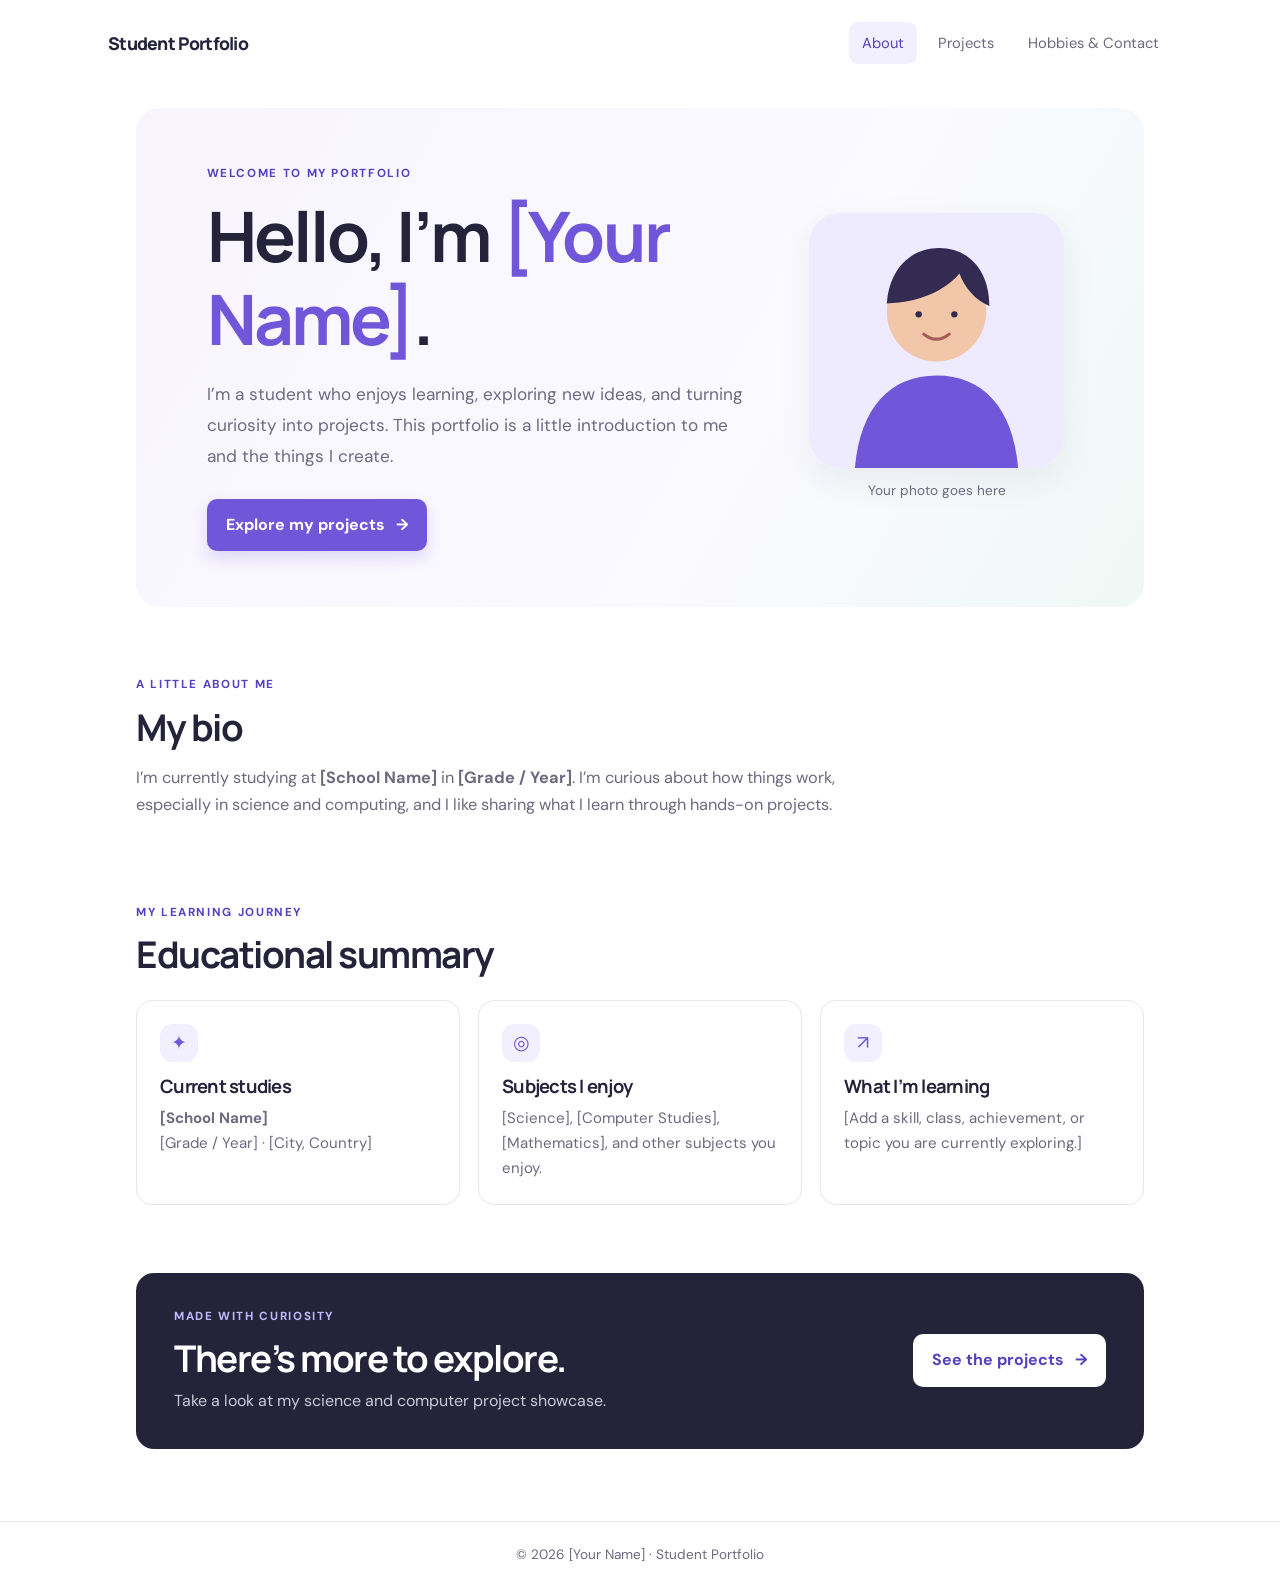
<file: index.html>
<!doctype html>
<html lang="en">
<head>
  <meta charset="utf-8">
  <meta name="viewport" content="width=device-width, initial-scale=1">
  <meta name="description" content="A student portfolio with a personal introduction, education, projects, interests, and contact information.">
  <title>Home | Student Portfolio</title>
  <link rel="stylesheet" href="style.css">
</head>
<body>
  <header class="site-header">
    <a class="brand" href="index.html">Student Portfolio</a>
    <nav aria-label="Main navigation">
      <a aria-current="page" href="index.html">About</a>
      <a href="project.html">Projects</a>
      <a href="hobbies.html">Hobbies &amp; Contact</a>
    </nav>
  </header>

  <main class="container">
    <section class="hero">
      <div class="hero-copy">
        <p class="eyebrow">WELCOME TO MY PORTFOLIO</p>
        <h1>Hello, I’m <span class="accent">[Your Name]</span>.</h1>
        <p class="intro">I’m a student who enjoys learning, exploring new ideas, and turning curiosity into projects. This portfolio is a little introduction to me and the things I create.</p>
        <a class="button" href="project.html">Explore my projects <span aria-hidden="true">→</span></a>
      </div>
      <figure class="portrait-card">
        <img src="profile-placeholder.svg" alt="Illustrated profile photo placeholder; replace with your own photo">
        <figcaption>Your photo goes here</figcaption>
      </figure>
    </section>

    <section class="section" aria-labelledby="bio-heading">
      <p class="eyebrow">A LITTLE ABOUT ME</p>
      <h2 id="bio-heading">My bio</h2>
      <p class="section-intro">I’m currently studying at <strong>[School Name]</strong> in <strong>[Grade / Year]</strong>. I’m curious about how things work, especially in science and computing, and I like sharing what I learn through hands-on projects.</p>
    </section>

    <section class="section" aria-labelledby="education-heading">
      <p class="eyebrow">MY LEARNING JOURNEY</p>
      <h2 id="education-heading">Educational summary</h2>
      <div class="info-grid">
        <article class="info-card">
          <span class="card-icon" aria-hidden="true">✦</span>
          <h3>Current studies</h3>
          <p><strong>[School Name]</strong><br>[Grade / Year] · [City, Country]</p>
        </article>
        <article class="info-card">
          <span class="card-icon" aria-hidden="true">◎</span>
          <h3>Subjects I enjoy</h3>
          <p>[Science], [Computer Studies], [Mathematics], and other subjects you enjoy.</p>
        </article>
        <article class="info-card">
          <span class="card-icon" aria-hidden="true">↗</span>
          <h3>What I’m learning</h3>
          <p>[Add a skill, class, achievement, or topic you are currently exploring.]</p>
        </article>
      </div>
    </section>

    <section class="callout">
      <div>
        <p class="eyebrow">MADE WITH CURIOSITY</p>
        <h2>There’s more to explore.</h2>
        <p>Take a look at my science and computer project showcase.</p>
      </div>
      <a class="button button-light" href="project.html">See the projects <span aria-hidden="true">→</span></a>
    </section>
  </main>

  <footer class="site-footer"><p>© <span id="year">2026</span> [Your Name] · Student Portfolio</p></footer>
</body>
</html>
</file>
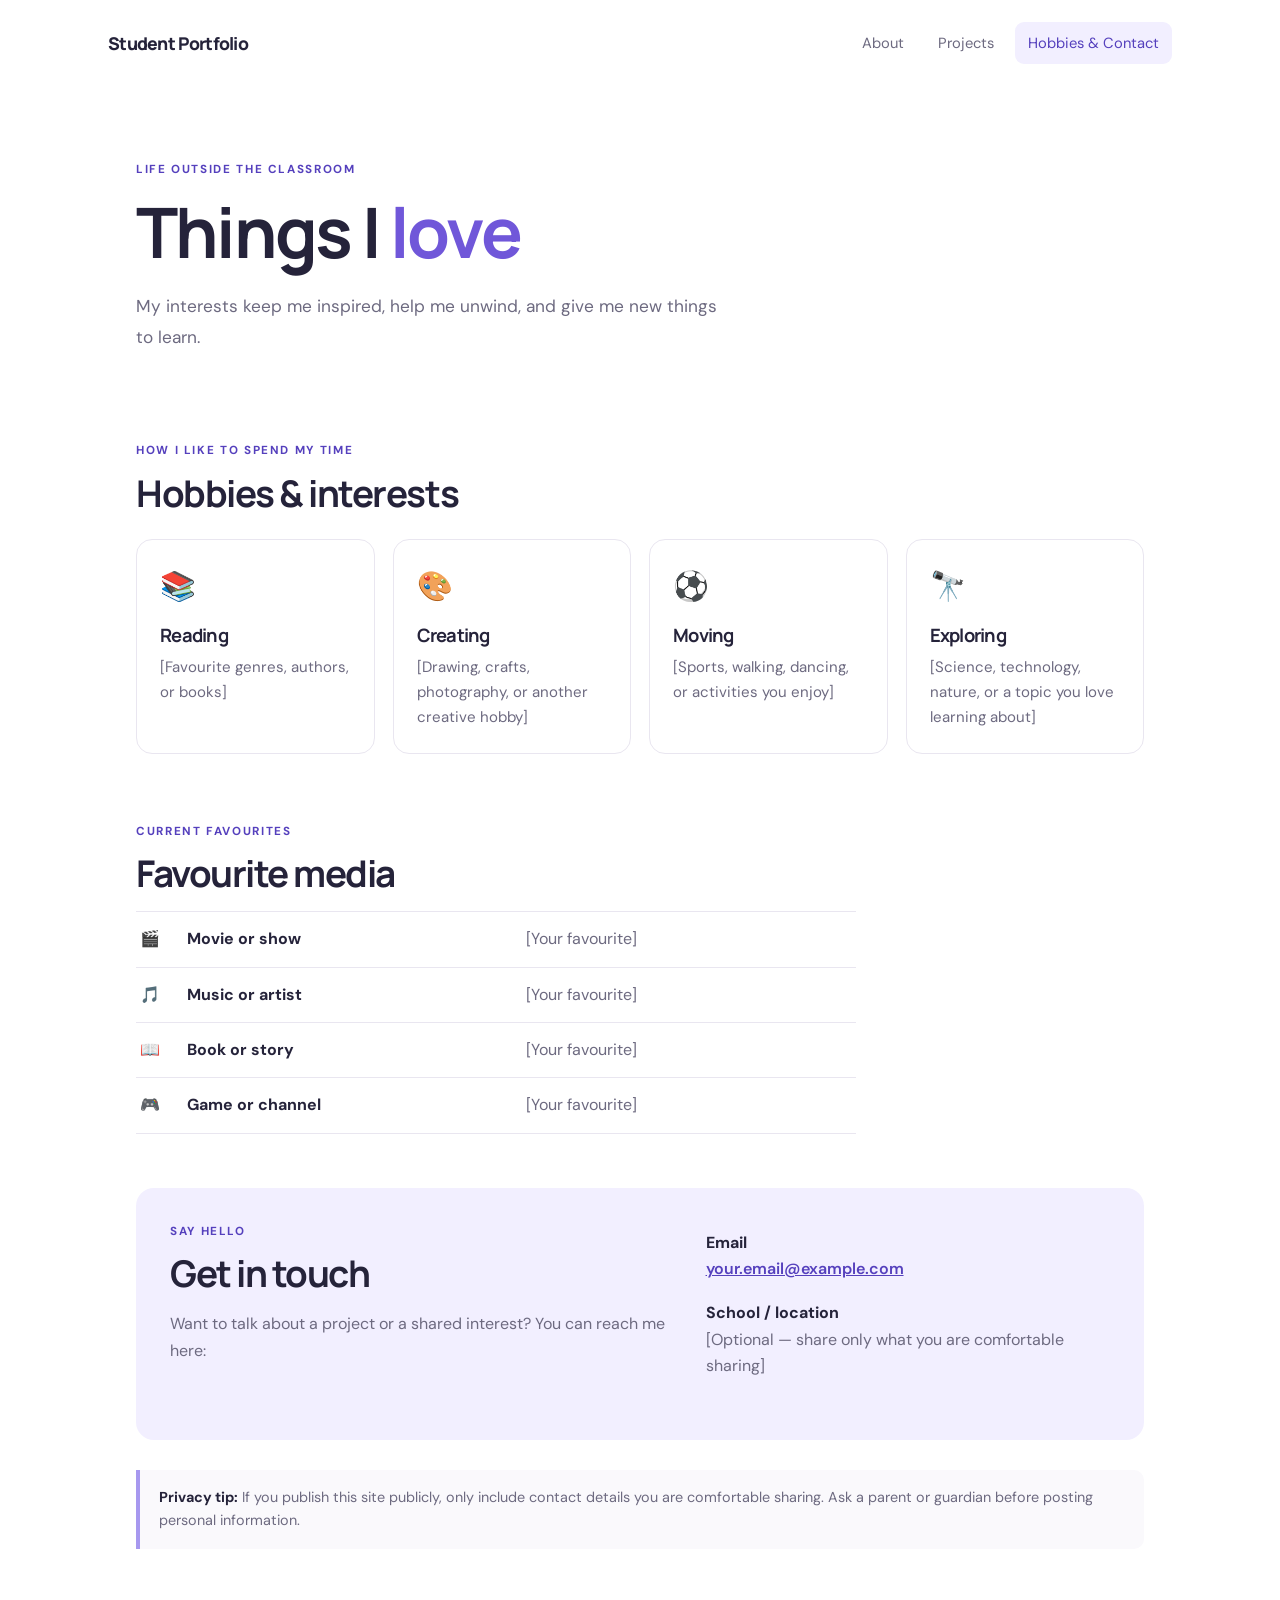
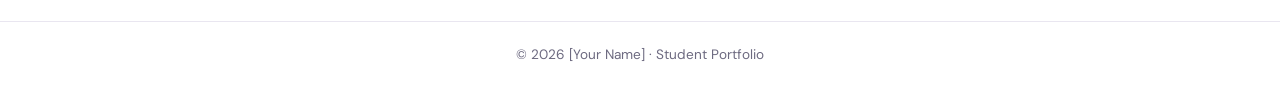
<file: hobbies.html>
<!doctype html>
<html lang="en">
<head>
  <meta charset="utf-8">
  <meta name="viewport" content="width=device-width, initial-scale=1">
  <meta name="description" content="A student's hobbies, interests, favourite media, and contact details.">
  <title>Hobbies &amp; Contact | Student Portfolio</title>
  <link rel="stylesheet" href="style.css">
</head>
<body>
  <header class="site-header">
    <a class="brand" href="index.html">Student Portfolio</a>
    <nav aria-label="Main navigation">
      <a href="index.html">About</a>
      <a href="project.html">Projects</a>
      <a aria-current="page" href="hobbies.html">Hobbies &amp; Contact</a>
    </nav>
  </header>

  <main class="container">
    <section class="page-heading">
      <p class="eyebrow">LIFE OUTSIDE THE CLASSROOM</p>
      <h1>Things I <span class="accent">love</span></h1>
      <p class="intro">My interests keep me inspired, help me unwind, and give me new things to learn.</p>
    </section>

    <section class="section" aria-labelledby="hobbies-heading">
      <p class="eyebrow">HOW I LIKE TO SPEND MY TIME</p>
      <h2 id="hobbies-heading">Hobbies &amp; interests</h2>
      <div class="interest-grid">
        <article class="interest-card"><span aria-hidden="true">📚</span><h3>Reading</h3><p>[Favourite genres, authors, or books]</p></article>
        <article class="interest-card"><span aria-hidden="true">🎨</span><h3>Creating</h3><p>[Drawing, crafts, photography, or another creative hobby]</p></article>
        <article class="interest-card"><span aria-hidden="true">⚽</span><h3>Moving</h3><p>[Sports, walking, dancing, or activities you enjoy]</p></article>
        <article class="interest-card"><span aria-hidden="true">🔭</span><h3>Exploring</h3><p>[Science, technology, nature, or a topic you love learning about]</p></article>
      </div>
    </section>

    <section class="section favourites" aria-labelledby="favourites-heading">
      <p class="eyebrow">CURRENT FAVOURITES</p>
      <h2 id="favourites-heading">Favourite media</h2>
      <div class="favourite-list">
        <p><span>🎬</span><strong>Movie or show</strong><span>[Your favourite]</span></p>
        <p><span>🎵</span><strong>Music or artist</strong><span>[Your favourite]</span></p>
        <p><span>📖</span><strong>Book or story</strong><span>[Your favourite]</span></p>
        <p><span>🎮</span><strong>Game or channel</strong><span>[Your favourite]</span></p>
      </div>
    </section>

    <section class="contact-panel" aria-labelledby="contact-heading">
      <div><p class="eyebrow">SAY HELLO</p><h2 id="contact-heading">Get in touch</h2><p>Want to talk about a project or a shared interest? You can reach me here:</p></div>
      <div class="contact-details"><p><strong>Email</strong><br><a href="mailto:your.email@example.com">your.email@example.com</a></p><p><strong>School / location</strong><br>[Optional — share only what you are comfortable sharing]</p></div>
    </section>
    <aside class="note"><strong>Privacy tip:</strong> If you publish this site publicly, only include contact details you are comfortable sharing. Ask a parent or guardian before posting personal information.</aside>
  </main>

  <footer class="site-footer"><p>© 2026 [Your Name] · Student Portfolio</p></footer>
</body>
</html>
</file>
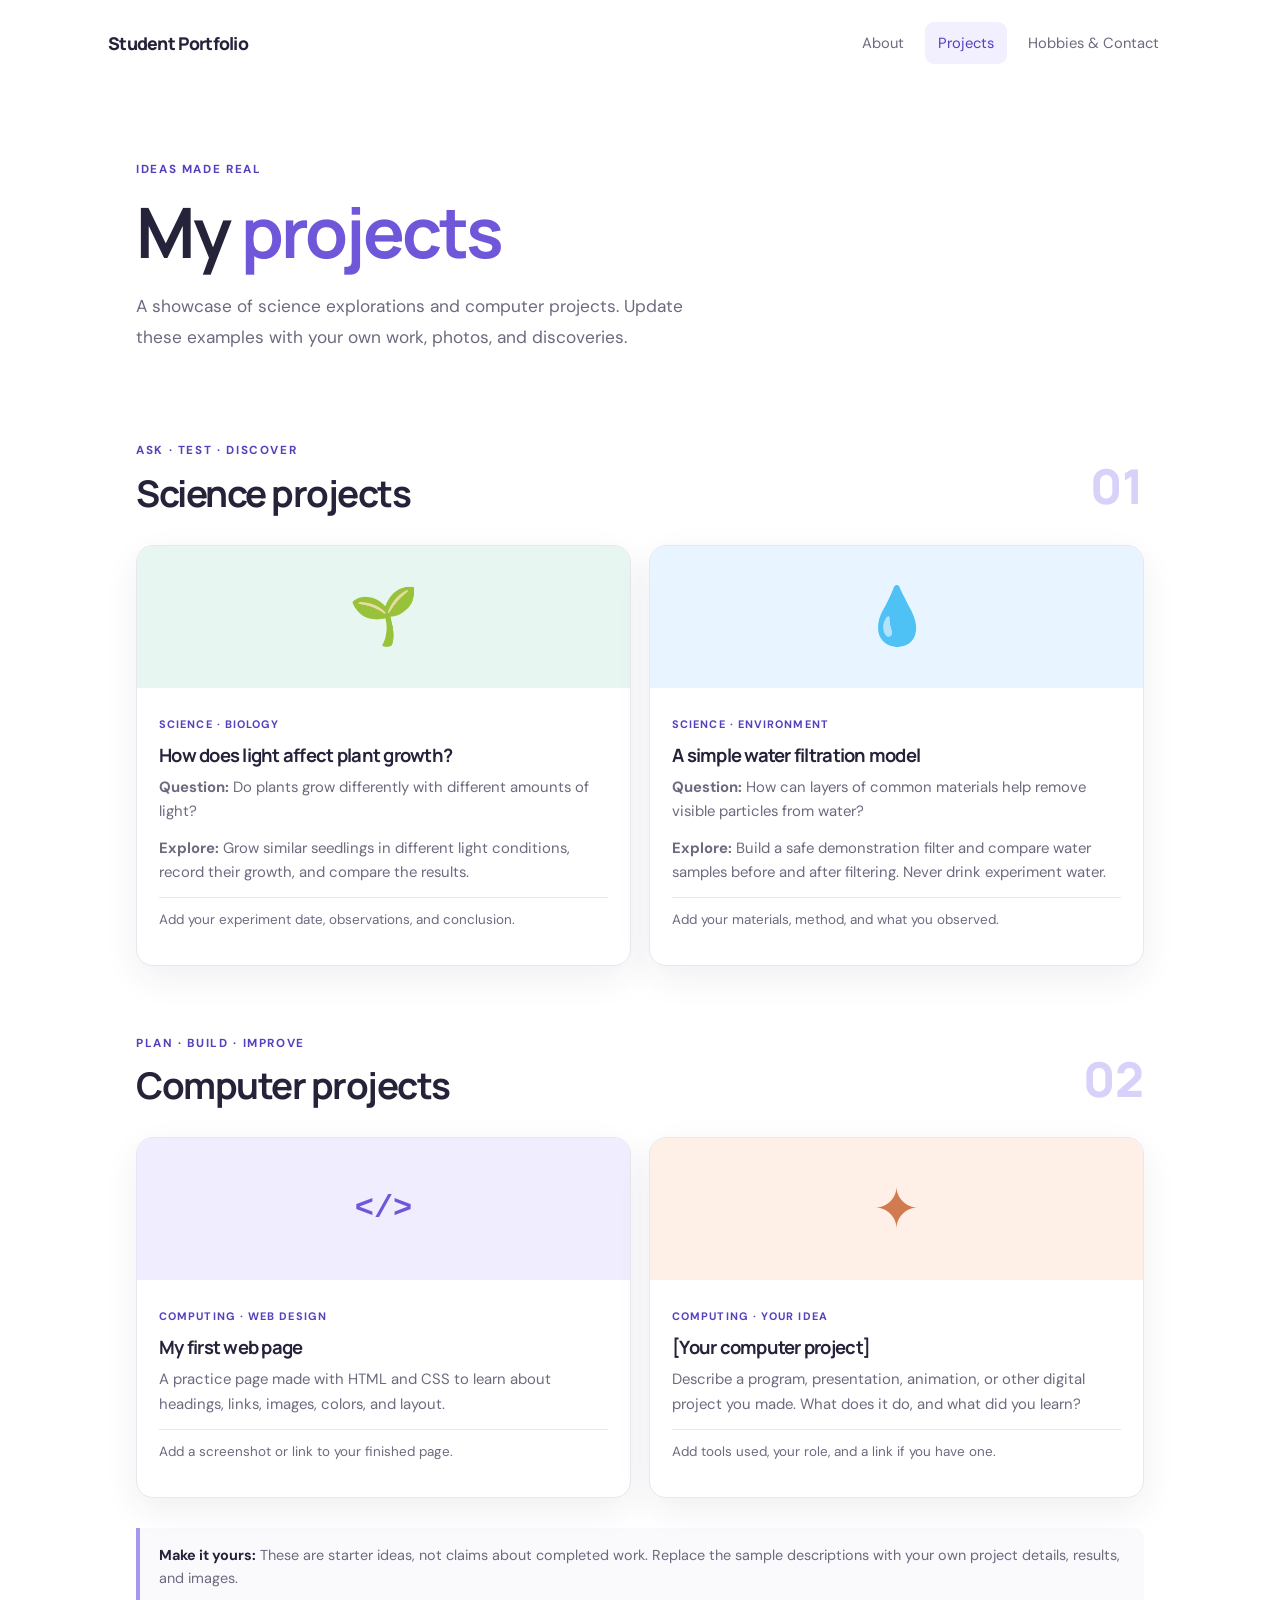
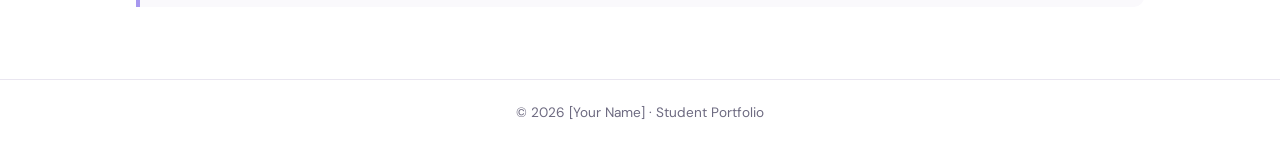
<file: project.html>
<!doctype html>
<html lang="en">
<head>
  <meta charset="utf-8">
  <meta name="viewport" content="width=device-width, initial-scale=1">
  <meta name="description" content="Explore science and computer projects in a student portfolio.">
  <title>Projects | Student Portfolio</title>
  <link rel="stylesheet" href="style.css">
</head>
<body>
  <header class="site-header">
    <a class="brand" href="index.html">Student Portfolio</a>
    <nav aria-label="Main navigation">
      <a href="index.html">About</a>
      <a aria-current="page" href="project.html">Projects</a>
      <a href="hobbies.html">Hobbies &amp; Contact</a>
    </nav>
  </header>

  <main class="container">
    <section class="page-heading">
      <p class="eyebrow">IDEAS MADE REAL</p>
      <h1>My <span class="accent">projects</span></h1>
      <p class="intro">A showcase of science explorations and computer projects. Update these examples with your own work, photos, and discoveries.</p>
    </section>

    <section class="section" aria-labelledby="science-heading">
      <div class="section-title-row">
        <div><p class="eyebrow">ASK · TEST · DISCOVER</p><h2 id="science-heading">Science projects</h2></div>
        <span class="section-number">01</span>
      </div>
      <div class="project-grid">
        <article class="project-card science-card">
          <div class="project-art art-leaf" aria-hidden="true"><span>🌱</span></div>
          <div class="project-content"><span class="tag">SCIENCE · BIOLOGY</span><h3>How does light affect plant growth?</h3><p><strong>Question:</strong> Do plants grow differently with different amounts of light?</p><p><strong>Explore:</strong> Grow similar seedlings in different light conditions, record their growth, and compare the results.</p><p class="project-meta">Add your experiment date, observations, and conclusion.</p></div>
        </article>
        <article class="project-card science-card">
          <div class="project-art art-water" aria-hidden="true"><span>💧</span></div>
          <div class="project-content"><span class="tag">SCIENCE · ENVIRONMENT</span><h3>A simple water filtration model</h3><p><strong>Question:</strong> How can layers of common materials help remove visible particles from water?</p><p><strong>Explore:</strong> Build a safe demonstration filter and compare water samples before and after filtering. Never drink experiment water.</p><p class="project-meta">Add your materials, method, and what you observed.</p></div>
        </article>
      </div>
    </section>

    <section class="section" aria-labelledby="computer-heading">
      <div class="section-title-row">
        <div><p class="eyebrow">PLAN · BUILD · IMPROVE</p><h2 id="computer-heading">Computer projects</h2></div>
        <span class="section-number">02</span>
      </div>
      <div class="project-grid">
        <article class="project-card">
          <div class="project-art art-code" aria-hidden="true"><span>&lt;/&gt;</span></div>
          <div class="project-content"><span class="tag">COMPUTING · WEB DESIGN</span><h3>My first web page</h3><p>A practice page made with HTML and CSS to learn about headings, links, images, colors, and layout.</p><p class="project-meta">Add a screenshot or link to your finished page.</p></div>
        </article>
        <article class="project-card">
          <div class="project-art art-idea" aria-hidden="true"><span>✦</span></div>
          <div class="project-content"><span class="tag">COMPUTING · YOUR IDEA</span><h3>[Your computer project]</h3><p>Describe a program, presentation, animation, or other digital project you made. What does it do, and what did you learn?</p><p class="project-meta">Add tools used, your role, and a link if you have one.</p></div>
        </article>
      </div>
    </section>

    <aside class="note"><strong>Make it yours:</strong> These are starter ideas, not claims about completed work. Replace the sample descriptions with your own project details, results, and images.</aside>
  </main>

  <footer class="site-footer"><p>© 2026 [Your Name] · Student Portfolio</p></footer>
</body>
</html>
</file>
<file: style.css>
@import url('https://fonts.googleapis.com/css2?family=DM+Sans:wght@400;500;600;700&family=Manrope:wght@400;500;600;700;800&display=swap');

:root{--ink:#25233a;--muted:#6d6a80;--purple:#7057d9;--purple-dark:#5540bd;--lavender:#f2efff;--line:#e9e6f0;--paper:#fff;--soft:#faf9fc;--mint:#e7f6f0;--peach:#fff0e7;--shadow:0 12px 35px rgba(48,38,83,.07)}
*{box-sizing:border-box}
html{scroll-behavior:smooth}
body{margin:0;background:var(--paper);color:var(--ink);font-family:'DM Sans',Arial,sans-serif;line-height:1.65}
a{color:var(--purple-dark)}
a:focus-visible{outline:3px solid #f2a868;outline-offset:4px;border-radius:4px}
.site-header{max-width:1120px;margin:auto;padding:22px 28px;display:flex;align-items:center;justify-content:space-between;gap:24px}
.brand{font-family:Manrope,Arial,sans-serif;font-weight:800;font-size:1.1rem;color:var(--ink);text-decoration:none;letter-spacing:-.04em}
nav{display:flex;align-items:center;gap:8px;flex-wrap:wrap}nav a{padding:9px 13px;color:var(--muted);font-size:.92rem;text-decoration:none;border-radius:9px}nav a:hover,nav a[aria-current=page]{color:var(--purple-dark);background:var(--lavender)}
.container{max-width:1064px;padding:22px 28px 72px;margin:auto}
.hero{min-height:400px;border-radius:24px;background:linear-gradient(120deg,#f7f4ff 0%,#fbfaff 62%,#eff8f5 100%);padding:56px 7%;display:grid;grid-template-columns:1.4fr .7fr;align-items:center;gap:46px}
.eyebrow{margin:0 0 10px;color:var(--purple-dark);font-size:.73rem;font-weight:700;letter-spacing:.14em}
h1,h2,h3,p{margin-top:0}h1,h2,h3{font-family:Manrope,Arial,sans-serif;line-height:1.2;letter-spacing:-.04em}h1{font-size:clamp(2.5rem,6vw,4.35rem);margin-bottom:18px}h2{font-size:clamp(1.7rem,3vw,2.3rem);margin-bottom:16px}h3{font-size:1.15rem;margin-bottom:9px}.accent{color:var(--purple)}.intro{max-width:590px;color:var(--muted);font-size:1.08rem;line-height:1.8;margin-bottom:27px}
.button{display:inline-flex;align-items:center;gap:11px;background:var(--purple);color:white;padding:13px 19px;border-radius:10px;text-decoration:none;font-weight:700;box-shadow:0 7px 16px #7057d933;transition:transform .2s,background .2s}.button:hover{background:var(--purple-dark);transform:translateY(-2px)}
.portrait-card{margin:0;text-align:center}.portrait-card img{display:block;width:min(100%,255px);aspect-ratio:1;object-fit:cover;border-radius:30px;margin:0 auto 12px;box-shadow:var(--shadow)}.portrait-card figcaption{font-size:.85rem;color:var(--muted)}
.section{padding-top:68px}.section-intro{max-width:760px;color:var(--muted);font-size:1.02rem}.info-grid,.project-grid,.interest-grid{display:grid;grid-template-columns:repeat(3,minmax(0,1fr));gap:18px;margin-top:24px}.info-card,.interest-card{border:1px solid var(--line);border-radius:16px;padding:23px;background:var(--paper)}.card-icon{display:inline-flex;width:38px;height:38px;align-items:center;justify-content:center;margin-bottom:13px;border-radius:12px;background:var(--lavender);color:var(--purple);font-size:1.2rem}.info-card p,.interest-card p{color:var(--muted);margin:0;font-size:.94rem}
.callout{margin-top:68px;padding:34px 38px;border-radius:18px;background:var(--ink);color:#fff;display:flex;justify-content:space-between;align-items:center;gap:24px}.callout h2{margin-bottom:8px}.callout p:not(.eyebrow){color:#cbc8d8;margin:0}.callout .eyebrow{color:#c3b9ff}.button-light{background:#fff;color:var(--purple-dark);box-shadow:none;white-space:nowrap}.button-light:hover{background:var(--lavender);color:var(--purple-dark)}
.page-heading{padding:52px 0 20px}.page-heading .intro{margin-bottom:0}.section-title-row{display:flex;align-items:center;justify-content:space-between}.section-number{color:#d8d1fa;font-family:Manrope,Arial,sans-serif;font-size:3rem;font-weight:800}.project-grid{grid-template-columns:repeat(2,minmax(0,1fr));margin-top:14px}.project-card{overflow:hidden;border:1px solid var(--line);border-radius:17px;background:white;box-shadow:var(--shadow)}.project-art{height:142px;display:grid;place-items:center;font-size:3.5rem}.art-leaf{background:var(--mint)}.art-water{background:#e8f4ff}.art-code{background:#f0edff;color:var(--purple);font-family:monospace;font-size:2rem;font-weight:bold}.art-idea{background:var(--peach);color:#d27b50}.project-content{padding:22px}.project-content p{font-size:.93rem;color:var(--muted);margin-bottom:12px}.tag{display:inline-block;margin-bottom:10px;color:var(--purple-dark);font-size:.68rem;letter-spacing:.1em;font-weight:700}.project-meta{padding-top:11px;border-top:1px solid var(--line);font-size:.84rem!important}.note{margin-top:30px;padding:16px 19px;border-left:4px solid #a798ef;border-radius:0 10px 10px 0;background:var(--soft);color:var(--muted);font-size:.9rem}.note strong{color:var(--ink)}
.interest-grid{grid-template-columns:repeat(4,minmax(0,1fr))}.interest-card>span{display:block;margin-bottom:14px;font-size:1.8rem}.favourites{padding-bottom:54px}.favourite-list{max-width:720px;border-top:1px solid var(--line)}.favourite-list p{display:grid;grid-template-columns:35px 1fr 1fr;align-items:center;gap:12px;padding:14px 4px;margin:0;border-bottom:1px solid var(--line)}.favourite-list p>span:last-child{color:var(--muted)}
.contact-panel{padding:34px;border-radius:18px;background:var(--lavender);display:grid;grid-template-columns:1fr .8fr;gap:30px}.contact-panel p:not(.eyebrow){color:var(--muted)}.contact-details{padding:8px 0}.contact-details p{margin-bottom:18px}.contact-details strong{color:var(--ink)}.contact-details a{font-weight:600}
.site-footer{border-top:1px solid var(--line);padding:22px 28px;text-align:center;color:var(--muted);font-size:.85rem}.site-footer p{margin:0}
@media(max-width:720px){.site-header{align-items:flex-start;flex-direction:column;padding:18px 20px}.site-header nav{gap:2px}.site-header nav a{padding:8px 10px}.container{padding:10px 20px 54px}.hero{grid-template-columns:1fr;text-align:center;padding:38px 24px;gap:30px}.hero .intro{margin-left:auto;margin-right:auto}.portrait-card img{width:205px}.info-grid{grid-template-columns:1fr}.project-grid{grid-template-columns:1fr}.interest-grid{grid-template-columns:repeat(2,minmax(0,1fr))}.callout{align-items:flex-start;flex-direction:column;padding:27px}.contact-panel{grid-template-columns:1fr;gap:10px}.page-heading{padding-top:40px}.section{padding-top:52px}}
@media(max-width:420px){.interest-grid{grid-template-columns:1fr}.favourite-list p{grid-template-columns:30px 1fr}.favourite-list p>span:last-child{grid-column:2}.section-number{font-size:2.2rem}}
@media(prefers-reduced-motion:reduce){html{scroll-behavior:auto}*,*::before,*::after{transition:none!important}}
</file>
